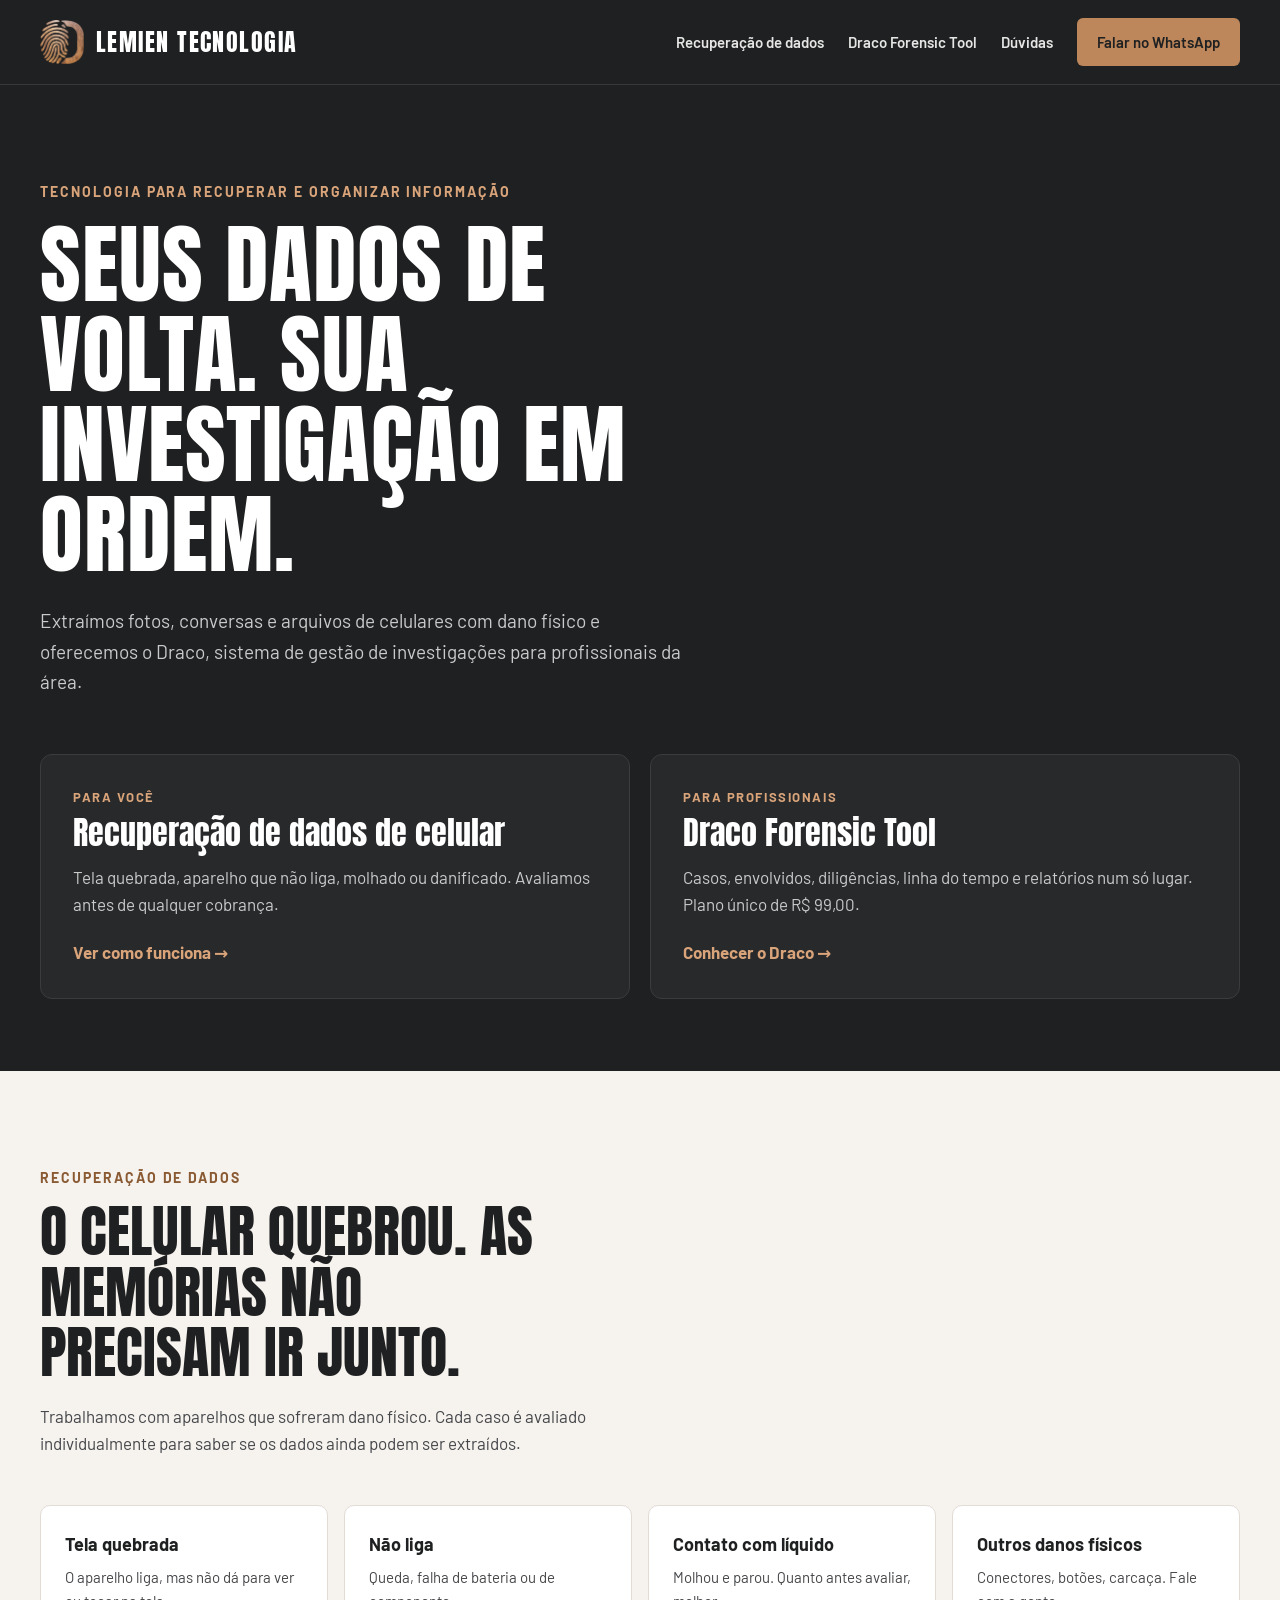
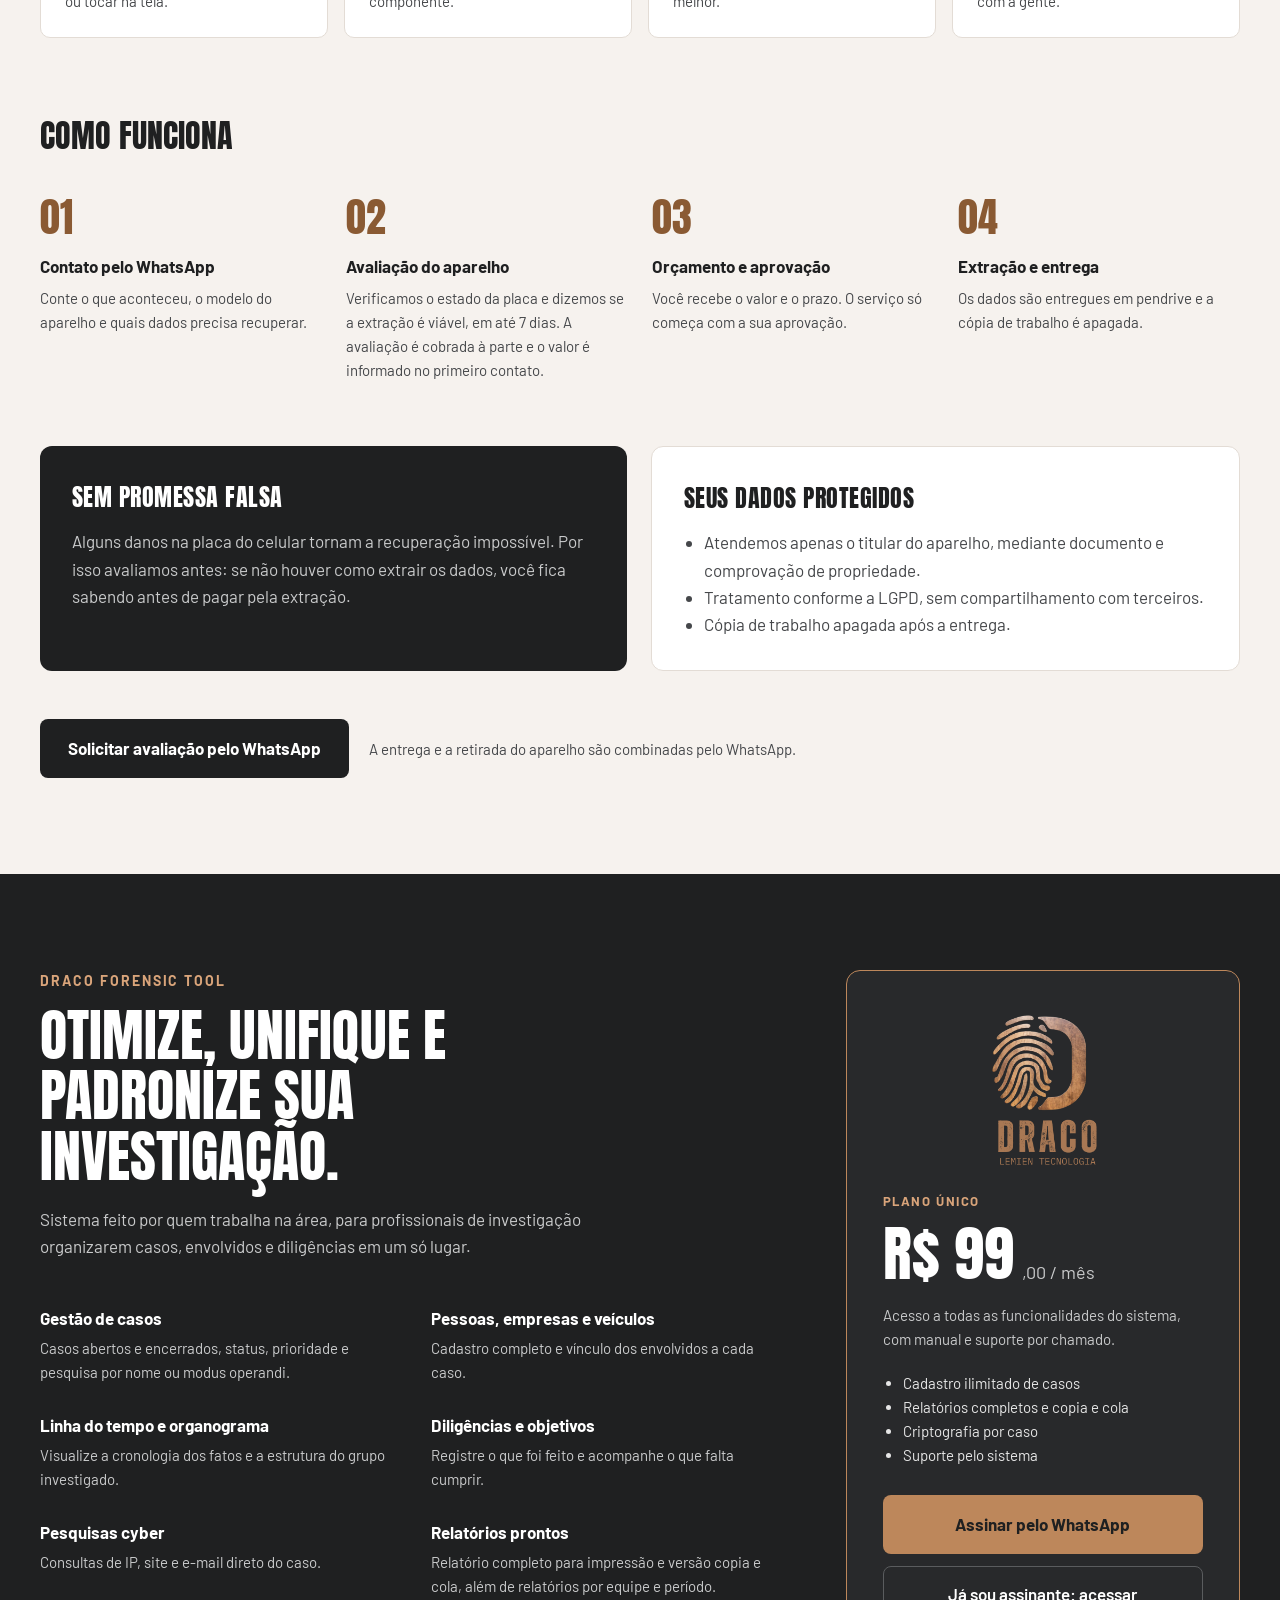
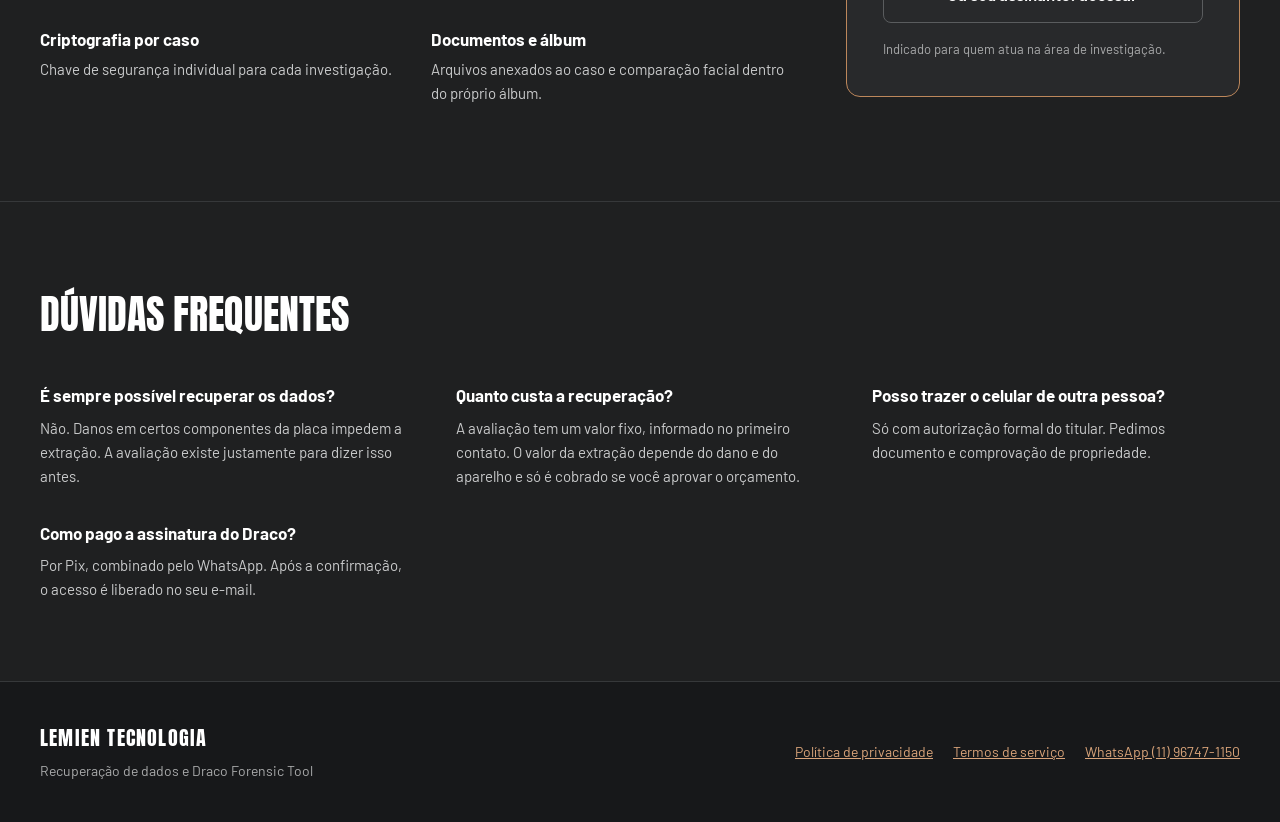
<file: index.html>
<!doctype html>
<html lang="pt-BR">
<head>
<meta charset="utf-8">
<meta name="viewport" content="width=device-width, initial-scale=1">
<title>Lemien Tecnologia | Recuperação de dados de celular e Draco Forensic Tool</title>
<meta name="description" content="Recuperação de dados de celulares com dano físico e assinatura do Draco Forensic Tool, sistema de gestão de investigações.">
<link rel="icon" href="assets/logo-marca.png">
<link rel="preconnect" href="https://fonts.googleapis.com">
<link href="https://fonts.googleapis.com/css2?family=Anton&family=Barlow:wght@400;500;600;700&display=swap" rel="stylesheet">
<style>
body{margin:0;background:#1F2021}
html{scroll-behavior:smooth}
a{color:#D9A47A}a:hover{color:#F0C9A6}
</style>
</head>
<body>
<div style="font-family: 'Barlow', system-ui, sans-serif; color: #FFFFFF; background: #1F2021; min-height: 100vh; font-size: 1.0625rem; line-height: 1.6">

<header style="border-bottom: 1px solid #36383A">
<div style="max-width: 1200px; margin: 0 auto; padding: 18px 24px; display: flex; flex-wrap: wrap; align-items: center; justify-content: space-between; gap: 16px">
<a href="#topo" style="display: flex; align-items: center; gap: 12px; text-decoration: none; color: #FFFFFF">
<img src="assets/logo-marca.png" alt="" style="width: 44px; height: 44px; object-fit: contain">
<span style="font-family: 'Anton', sans-serif; font-size: 1.5rem; letter-spacing: 0.06em">LEMIEN TECNOLOGIA</span>
</a>
<nav style="display: flex; flex-wrap: wrap; align-items: center; gap: 24px; font-weight: 600; font-size: 0.9375rem">
<a href="#recuperacao" style="color: #E6E6E6; text-decoration: none">Recuperação de dados</a>
<a href="#draco" style="color: #E6E6E6; text-decoration: none">Draco Forensic Tool</a>
<a href="#duvidas" style="color: #E6E6E6; text-decoration: none">Dúvidas</a>
<a href="https://wa.me/5511967471150" style="background: #BD875B; color: #1F2021; padding: 12px 20px; border-radius: 6px; text-decoration: none; min-height: 44px; box-sizing: border-box; display: inline-flex; align-items: center">Falar no WhatsApp</a>
</nav>
</div>
</header>

<section id="topo" style="max-width: 1200px; margin: 0 auto; padding: 96px 24px 72px">
<p style="margin: 0 0 16px; color: #D9A47A; font-weight: 700; letter-spacing: 0.14em; font-size: 0.875rem">TECNOLOGIA PARA RECUPERAR E ORGANIZAR INFORMAÇÃO</p>
<h1 style="margin: 0; font-family: 'Anton', sans-serif; font-weight: 400; font-size: clamp(2.75rem, 7vw, 5.5rem); line-height: 1.02; letter-spacing: 0.01em; max-width: 14ch">SEUS DADOS DE VOLTA. SUA INVESTIGAÇÃO EM ORDEM.</h1>
<p style="margin: 28px 0 0; max-width: 60ch; color: #C9CACB; font-size: 1.1875rem">Extraímos fotos, conversas e arquivos de celulares com dano físico e oferecemos o Draco, sistema de gestão de investigações para profissionais da área.</p>
<div style="display: flex; flex-wrap: wrap; gap: 20px; margin-top: 56px">
<a href="#recuperacao" style="flex: 1 1 320px; display: block; text-decoration: none; color: #FFFFFF; background: #28292B; border: 1px solid #3A3C3E; border-radius: 12px; padding: 32px">
<p style="margin: 0; color: #D9A47A; font-weight: 700; font-size: 0.8125rem; letter-spacing: 0.12em">PARA VOCÊ</p>
<p style="margin: 8px 0 0; font-family: 'Anton', sans-serif; font-size: 2rem; line-height: 1.15">Recuperação de dados de celular</p>
<p style="margin: 12px 0 0; color: #C9CACB">Tela quebrada, aparelho que não liga, molhado ou danificado. Avaliamos antes de qualquer cobrança.</p>
<p style="margin: 20px 0 0; font-weight: 700; color: #D9A47A">Ver como funciona →</p>
</a>
<a href="#draco" style="flex: 1 1 320px; display: block; text-decoration: none; color: #FFFFFF; background: #28292B; border: 1px solid #3A3C3E; border-radius: 12px; padding: 32px">
<p style="margin: 0; color: #D9A47A; font-weight: 700; font-size: 0.8125rem; letter-spacing: 0.12em">PARA PROFISSIONAIS</p>
<p style="margin: 8px 0 0; font-family: 'Anton', sans-serif; font-size: 2rem; line-height: 1.15">Draco Forensic Tool</p>
<p style="margin: 12px 0 0; color: #C9CACB">Casos, envolvidos, diligências, linha do tempo e relatórios num só lugar. Plano único de R$ 99,00.</p>
<p style="margin: 20px 0 0; font-weight: 700; color: #D9A47A">Conhecer o Draco →</p>
</a>
</div>
</section>

<section id="recuperacao" style="background: #F6F2EE; color: #1F2021">
<div style="max-width: 1200px; margin: 0 auto; padding: 96px 24px">
<p style="margin: 0 0 12px; color: #8A5A33; font-weight: 700; letter-spacing: 0.14em; font-size: 0.875rem">RECUPERAÇÃO DE DADOS</p>
<h2 style="margin: 0; font-family: 'Anton', sans-serif; font-weight: 400; font-size: clamp(2.25rem, 5vw, 3.5rem); line-height: 1.08; max-width: 18ch">O CELULAR QUEBROU. AS MEMÓRIAS NÃO PRECISAM IR JUNTO.</h2>
<p style="margin: 20px 0 0; max-width: 62ch; color: #45474A">Trabalhamos com aparelhos que sofreram dano físico. Cada caso é avaliado individualmente para saber se os dados ainda podem ser extraídos.</p>

<div style="display: grid; grid-template-columns: repeat(auto-fit, minmax(220px, 1fr)); gap: 16px; margin-top: 48px">
<div style="background: #FFFFFF; border: 1px solid #E3DCD5; border-radius: 10px; padding: 24px">
<p style="margin: 0; font-weight: 700; font-size: 1.125rem">Tela quebrada</p>
<p style="margin: 6px 0 0; color: #45474A; font-size: 0.9375rem">O aparelho liga, mas não dá para ver ou tocar na tela.</p>
</div>
<div style="background: #FFFFFF; border: 1px solid #E3DCD5; border-radius: 10px; padding: 24px">
<p style="margin: 0; font-weight: 700; font-size: 1.125rem">Não liga</p>
<p style="margin: 6px 0 0; color: #45474A; font-size: 0.9375rem">Queda, falha de bateria ou de componente.</p>
</div>
<div style="background: #FFFFFF; border: 1px solid #E3DCD5; border-radius: 10px; padding: 24px">
<p style="margin: 0; font-weight: 700; font-size: 1.125rem">Contato com líquido</p>
<p style="margin: 6px 0 0; color: #45474A; font-size: 0.9375rem">Molhou e parou. Quanto antes avaliar, melhor.</p>
</div>
<div style="background: #FFFFFF; border: 1px solid #E3DCD5; border-radius: 10px; padding: 24px">
<p style="margin: 0; font-weight: 700; font-size: 1.125rem">Outros danos físicos</p>
<p style="margin: 6px 0 0; color: #45474A; font-size: 0.9375rem">Conectores, botões, carcaça. Fale com a gente.</p>
</div>
</div>

<h3 style="margin: 72px 0 0; font-family: 'Anton', sans-serif; font-weight: 400; font-size: 2rem">COMO FUNCIONA</h3>
<div style="display: grid; grid-template-columns: repeat(auto-fit, minmax(220px, 1fr)); gap: 24px; margin-top: 24px">
<div>
<p style="margin: 0; font-family: 'Anton', sans-serif; font-size: 2.5rem; color: #8A5A33">01</p>
<p style="margin: 4px 0 0; font-weight: 700">Contato pelo WhatsApp</p>
<p style="margin: 6px 0 0; color: #45474A; font-size: 0.9375rem">Conte o que aconteceu, o modelo do aparelho e quais dados precisa recuperar.</p>
</div>
<div>
<p style="margin: 0; font-family: 'Anton', sans-serif; font-size: 2.5rem; color: #8A5A33">02</p>
<p style="margin: 4px 0 0; font-weight: 700">Avaliação do aparelho</p>
<p style="margin: 6px 0 0; color: #45474A; font-size: 0.9375rem">Verificamos o estado da placa e dizemos se a extração é viável, em até 7 dias. A avaliação é cobrada à parte e o valor é informado no primeiro contato.</p>
</div>
<div>
<p style="margin: 0; font-family: 'Anton', sans-serif; font-size: 2.5rem; color: #8A5A33">03</p>
<p style="margin: 4px 0 0; font-weight: 700">Orçamento e aprovação</p>
<p style="margin: 6px 0 0; color: #45474A; font-size: 0.9375rem">Você recebe o valor e o prazo. O serviço só começa com a sua aprovação.</p>
</div>
<div>
<p style="margin: 0; font-family: 'Anton', sans-serif; font-size: 2.5rem; color: #8A5A33">04</p>
<p style="margin: 4px 0 0; font-weight: 700">Extração e entrega</p>
<p style="margin: 6px 0 0; color: #45474A; font-size: 0.9375rem">Os dados são entregues em pendrive e a cópia de trabalho é apagada.</p>
</div>
</div>

<div style="display: flex; flex-wrap: wrap; gap: 24px; margin-top: 64px">
<div style="flex: 1 1 340px; background: #1F2021; color: #FFFFFF; border-radius: 12px; padding: 32px">
<p style="margin: 0; font-family: 'Anton', sans-serif; font-size: 1.5rem; letter-spacing: 0.02em">SEM PROMESSA FALSA</p>
<p style="margin: 12px 0 0; color: #C9CACB">Alguns danos na placa do celular tornam a recuperação impossível. Por isso avaliamos antes: se não houver como extrair os dados, você fica sabendo antes de pagar pela extração.</p>
</div>
<div style="flex: 1 1 340px; background: #FFFFFF; border: 1px solid #E3DCD5; border-radius: 12px; padding: 32px">
<p style="margin: 0; font-family: 'Anton', sans-serif; font-size: 1.5rem; letter-spacing: 0.02em">SEUS DADOS PROTEGIDOS</p>
<ul style="margin: 12px 0 0; padding-left: 20px; color: #45474A">
<li>Atendemos apenas o titular do aparelho, mediante documento e comprovação de propriedade.</li>
<li>Tratamento conforme a LGPD, sem compartilhamento com terceiros.</li>
<li>Cópia de trabalho apagada após a entrega.</li>
</ul>
</div>
</div>

<div style="margin-top: 48px; display: flex; flex-wrap: wrap; align-items: center; gap: 20px">
<a href="https://wa.me/5511967471150" style="background: #1F2021; color: #FFFFFF; padding: 16px 28px; border-radius: 8px; text-decoration: none; font-weight: 700; min-height: 44px; box-sizing: border-box; display: inline-flex; align-items: center">Solicitar avaliação pelo WhatsApp</a>
<p style="margin: 0; color: #45474A; font-size: 0.9375rem">A entrega e a retirada do aparelho são combinadas pelo WhatsApp.</p>
</div>
</div>
</section>

<section id="draco" style="max-width: 1200px; margin: 0 auto; padding: 96px 24px">
<div style="display: flex; flex-wrap: wrap; gap: 56px; align-items: flex-start">
<div style="flex: 999 1 520px; min-width: 0">
<p style="margin: 0 0 12px; color: #D9A47A; font-weight: 700; letter-spacing: 0.14em; font-size: 0.875rem">DRACO FORENSIC TOOL</p>
<h2 style="margin: 0; font-family: 'Anton', sans-serif; font-weight: 400; font-size: clamp(2.25rem, 5vw, 3.5rem); line-height: 1.08; max-width: 18ch">OTIMIZE, UNIFIQUE E PADRONIZE SUA INVESTIGAÇÃO.</h2>
<p style="margin: 20px 0 0; max-width: 58ch; color: #C9CACB">Sistema feito por quem trabalha na área, para profissionais de investigação organizarem casos, envolvidos e diligências em um só lugar.</p>
<div style="display: grid; grid-template-columns: repeat(auto-fit, minmax(240px, 1fr)); gap: 28px 32px; margin-top: 44px">
<div>
<p style="margin: 0; font-weight: 700; color: #FFFFFF">Gestão de casos</p>
<p style="margin: 4px 0 0; color: #C9CACB; font-size: 0.9375rem">Casos abertos e encerrados, status, prioridade e pesquisa por nome ou modus operandi.</p>
</div>
<div>
<p style="margin: 0; font-weight: 700; color: #FFFFFF">Pessoas, empresas e veículos</p>
<p style="margin: 4px 0 0; color: #C9CACB; font-size: 0.9375rem">Cadastro completo e vínculo dos envolvidos a cada caso.</p>
</div>
<div>
<p style="margin: 0; font-weight: 700; color: #FFFFFF">Linha do tempo e organograma</p>
<p style="margin: 4px 0 0; color: #C9CACB; font-size: 0.9375rem">Visualize a cronologia dos fatos e a estrutura do grupo investigado.</p>
</div>
<div>
<p style="margin: 0; font-weight: 700; color: #FFFFFF">Diligências e objetivos</p>
<p style="margin: 4px 0 0; color: #C9CACB; font-size: 0.9375rem">Registre o que foi feito e acompanhe o que falta cumprir.</p>
</div>
<div>
<p style="margin: 0; font-weight: 700; color: #FFFFFF">Pesquisas cyber</p>
<p style="margin: 4px 0 0; color: #C9CACB; font-size: 0.9375rem">Consultas de IP, site e e-mail direto do caso.</p>
</div>
<div>
<p style="margin: 0; font-weight: 700; color: #FFFFFF">Relatórios prontos</p>
<p style="margin: 4px 0 0; color: #C9CACB; font-size: 0.9375rem">Relatório completo para impressão e versão copia e cola, além de relatórios por equipe e período.</p>
</div>
<div>
<p style="margin: 0; font-weight: 700; color: #FFFFFF">Criptografia por caso</p>
<p style="margin: 4px 0 0; color: #C9CACB; font-size: 0.9375rem">Chave de segurança individual para cada investigação.</p>
</div>
<div>
<p style="margin: 0; font-weight: 700; color: #FFFFFF">Documentos e álbum</p>
<p style="margin: 4px 0 0; color: #C9CACB; font-size: 0.9375rem">Arquivos anexados ao caso e comparação facial dentro do próprio álbum.</p>
</div>
</div>
</div>

<div style="flex: 1 1 320px; background: #28292B; border: 1px solid #BD875B; border-radius: 14px; padding: 36px">
<img src="assets/logo-draco.png" alt="Draco, Lemien Tecnologia" style="display: block; width: 160px; height: 160px; object-fit: contain; margin: 0 auto 24px">
<p style="margin: 0; color: #D9A47A; font-weight: 700; letter-spacing: 0.12em; font-size: 0.8125rem">PLANO ÚNICO</p>
<p style="margin: 12px 0 0; display: flex; align-items: baseline; gap: 8px">
<span style="font-family: 'Anton', sans-serif; font-size: 3.75rem; line-height: 1">R$ 99</span>
<span style="color: #C9CACB; font-size: 1.125rem">,00 / mês</span>
</p>
<p style="margin: 16px 0 0; color: #C9CACB; font-size: 0.9375rem">Acesso a todas as funcionalidades do sistema, com manual e suporte por chamado.</p>
<ul style="margin: 20px 0 0; padding-left: 20px; color: #E6E6E6; font-size: 0.9375rem">
<li>Cadastro ilimitado de casos</li>
<li>Relatórios completos e copia e cola</li>
<li>Criptografia por caso</li>
<li>Suporte pelo sistema</li>
</ul>
<a href="https://wa.me/5511967471150" style="margin-top: 28px; background: #BD875B; color: #1F2021; padding: 16px 20px; border-radius: 8px; text-decoration: none; font-weight: 700; display: flex; justify-content: center; align-items: center; min-height: 44px; box-sizing: border-box">Assinar pelo WhatsApp</a>
<a href="https://draco.app.br" style="margin-top: 12px; color: #FFFFFF; border: 1px solid #5A5C5E; padding: 14px 20px; border-radius: 8px; text-decoration: none; font-weight: 600; display: flex; justify-content: center; align-items: center; min-height: 44px; box-sizing: border-box">Já sou assinante: acessar</a>
<p style="margin: 16px 0 0; color: #A9AAAB; font-size: 0.8125rem">Indicado para quem atua na área de investigação.</p>
</div>
</div>
</section>

<section id="duvidas" style="border-top: 1px solid #36383A">
<div style="max-width: 1200px; margin: 0 auto; padding: 80px 24px">
<h2 style="margin: 0; font-family: 'Anton', sans-serif; font-weight: 400; font-size: 2.5rem">DÚVIDAS FREQUENTES</h2>
<div style="display: grid; grid-template-columns: repeat(auto-fit, minmax(300px, 1fr)); gap: 32px 48px; margin-top: 36px">
<div>
<p style="margin: 0; font-weight: 700">É sempre possível recuperar os dados?</p>
<p style="margin: 6px 0 0; color: #C9CACB; font-size: 0.9375rem">Não. Danos em certos componentes da placa impedem a extração. A avaliação existe justamente para dizer isso antes.</p>
</div>
<div>
<p style="margin: 0; font-weight: 700">Quanto custa a recuperação?</p>
<p style="margin: 6px 0 0; color: #C9CACB; font-size: 0.9375rem">A avaliação tem um valor fixo, informado no primeiro contato. O valor da extração depende do dano e do aparelho e só é cobrado se você aprovar o orçamento.</p>
</div>
<div>
<p style="margin: 0; font-weight: 700">Posso trazer o celular de outra pessoa?</p>
<p style="margin: 6px 0 0; color: #C9CACB; font-size: 0.9375rem">Só com autorização formal do titular. Pedimos documento e comprovação de propriedade.</p>
</div>
<div>
<p style="margin: 0; font-weight: 700">Como pago a assinatura do Draco?</p>
<p style="margin: 6px 0 0; color: #C9CACB; font-size: 0.9375rem">Por Pix, combinado pelo WhatsApp. Após a confirmação, o acesso é liberado no seu e-mail.</p>
</div>
</div>
</div>
</section>

<footer style="background: #17181A; border-top: 1px solid #36383A">
<div style="max-width: 1200px; margin: 0 auto; padding: 40px 24px; display: flex; flex-wrap: wrap; justify-content: space-between; gap: 20px; color: #A9AAAB; font-size: 0.875rem">
<div>
<p style="margin: 0; font-family: 'Anton', sans-serif; font-size: 1.25rem; color: #FFFFFF; letter-spacing: 0.06em">LEMIEN TECNOLOGIA</p>
<p style="margin: 6px 0 0">Recuperação de dados e Draco Forensic Tool</p>
</div>
<div style="display: flex; flex-wrap: wrap; gap: 20px; align-items: center">
<a href="politica-de-privacidade.html">Política de privacidade</a>
<a href="termos-de-servico.html">Termos de serviço</a>
<a href="https://wa.me/5511967471150">WhatsApp (11) 96747-1150</a>
</div>
</div>
</footer>

</div>
</body>
</html>
</file>
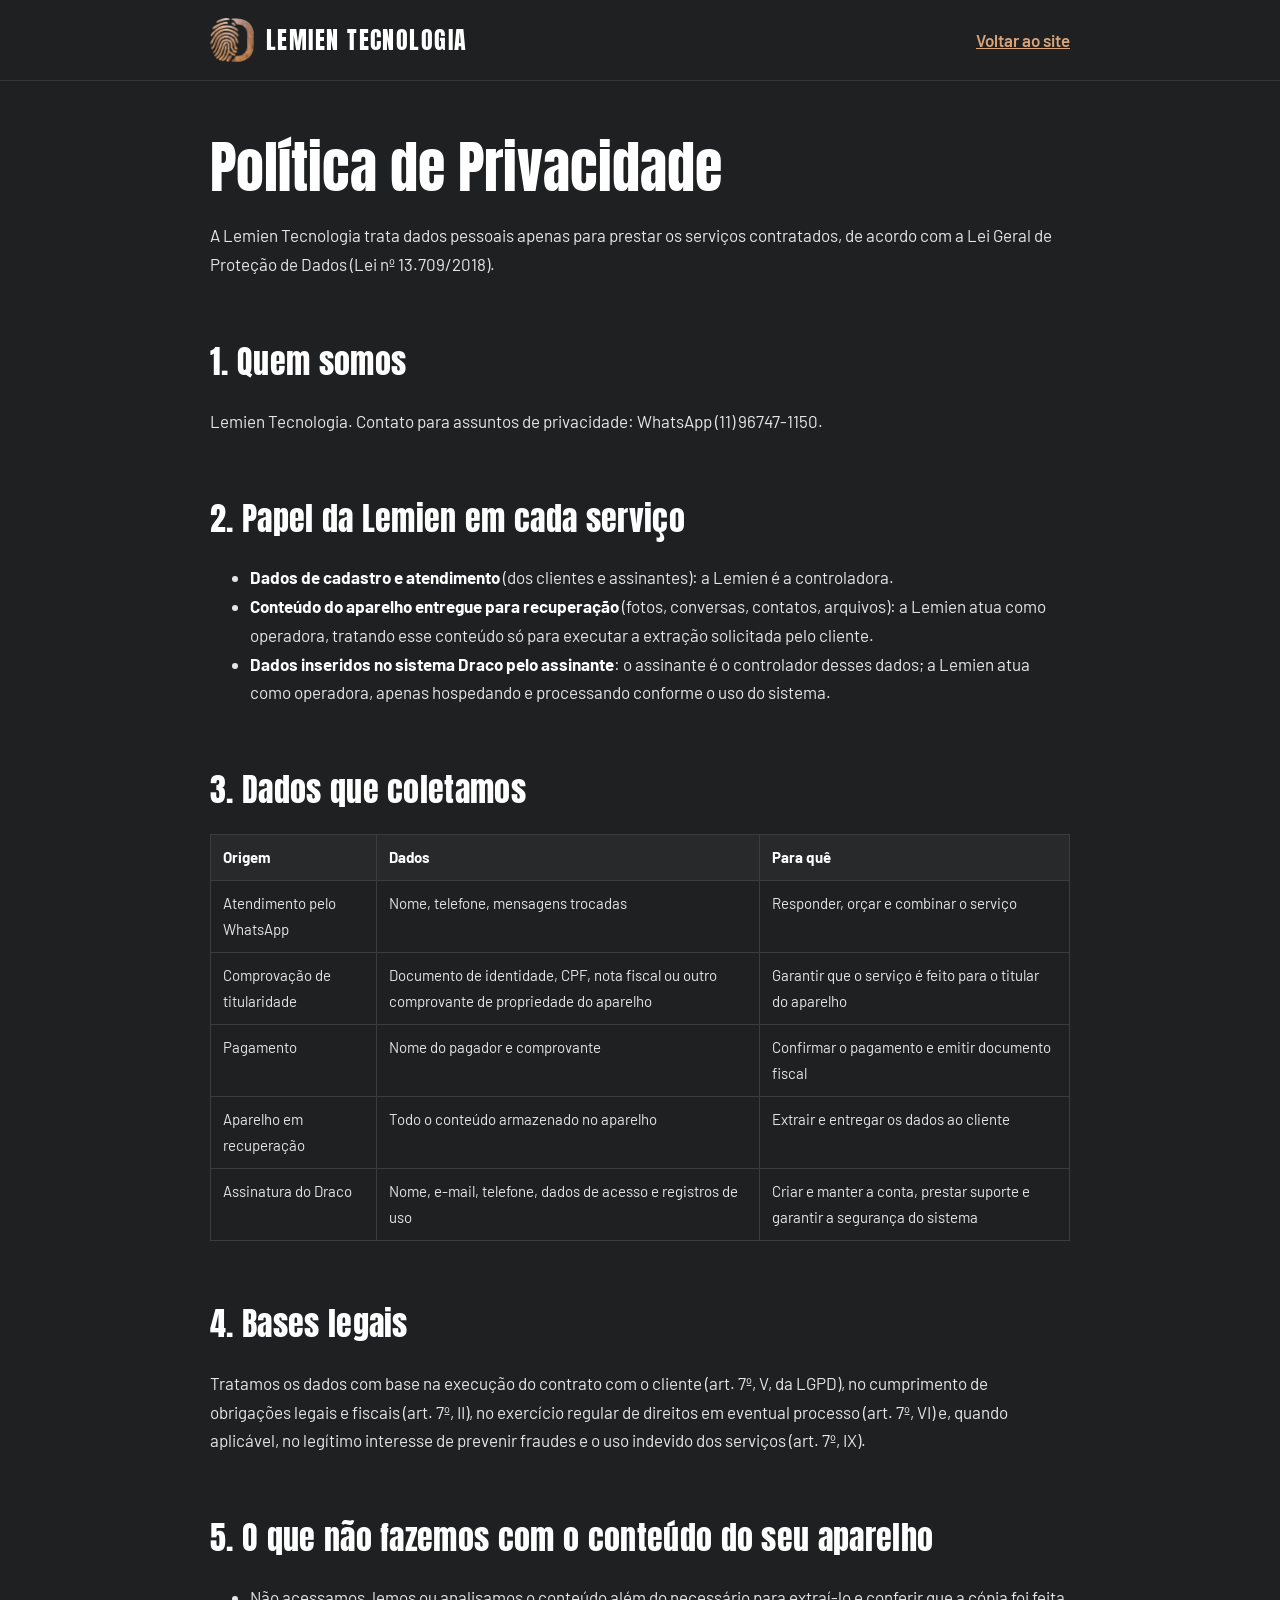
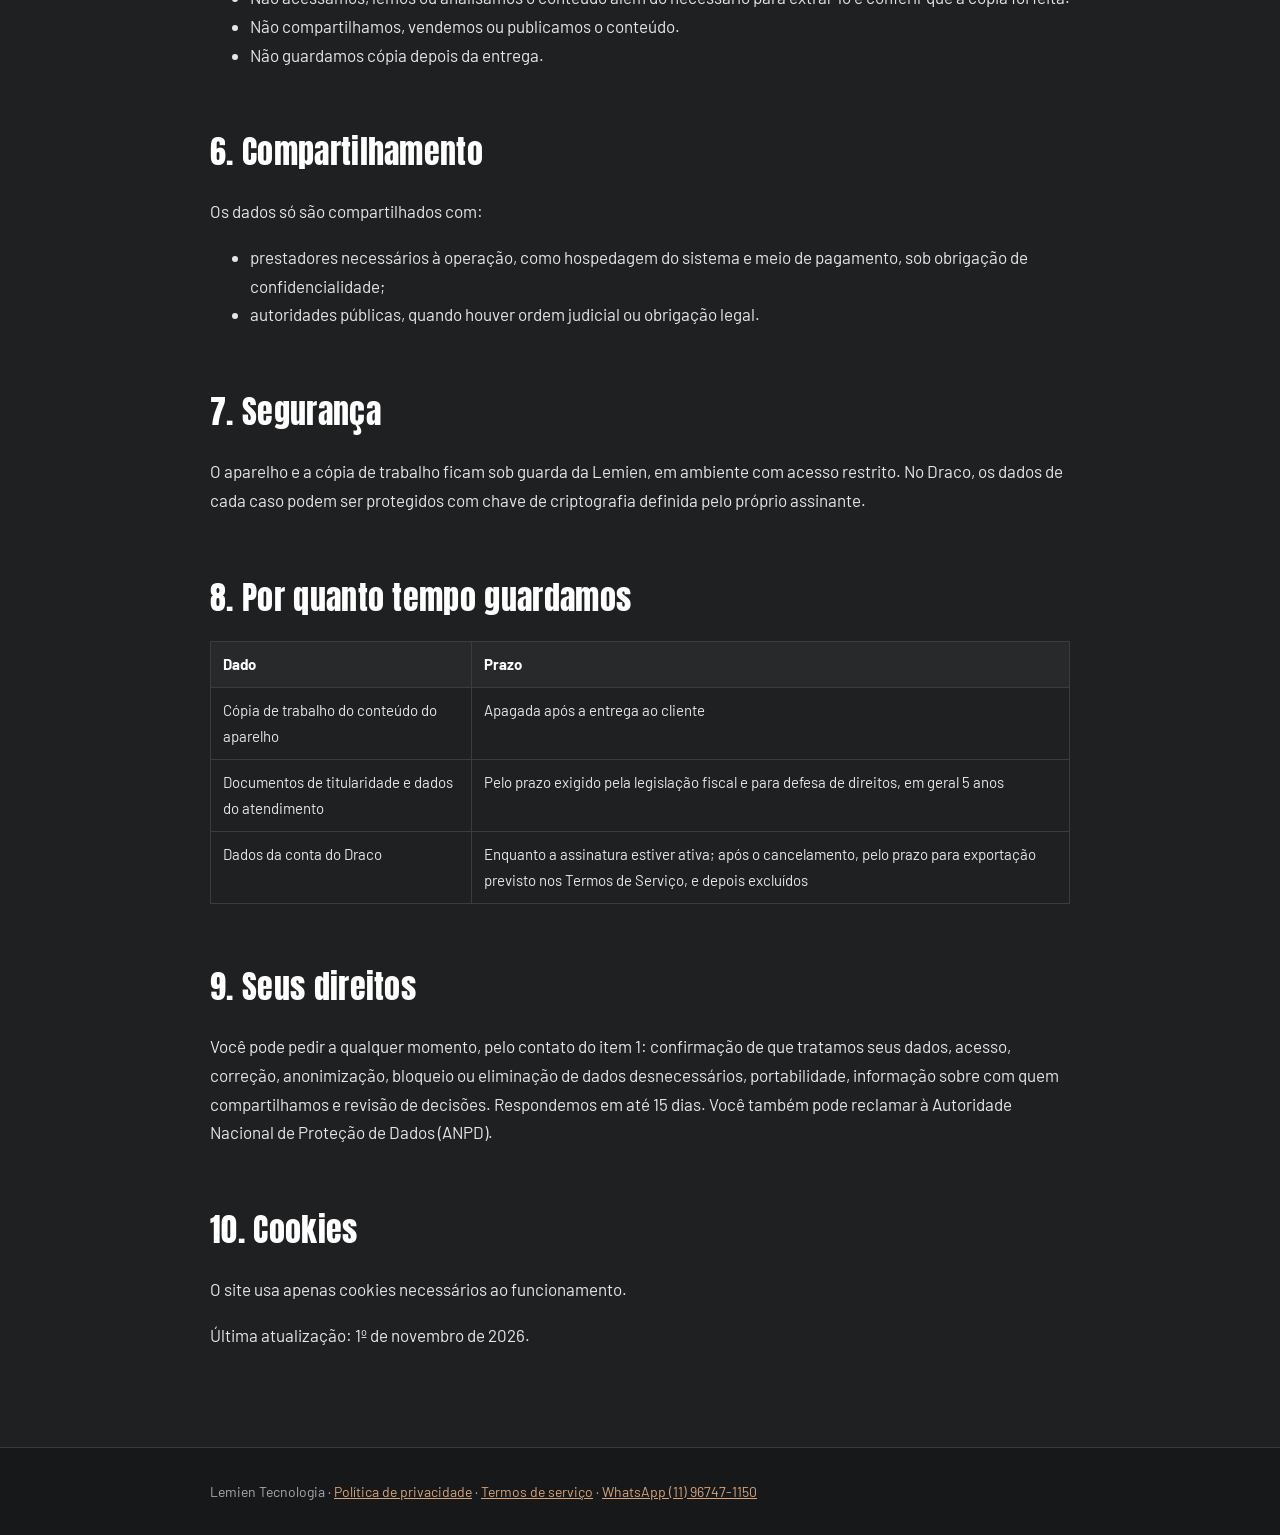
<file: politica-de-privacidade.html>
<!doctype html>
<html lang="pt-BR">
<head>
<meta charset="utf-8">
<meta name="viewport" content="width=device-width, initial-scale=1">
<title>Política de Privacidade | Lemien Tecnologia</title>
<link rel="icon" href="assets/logo-marca.png">
<link rel="preconnect" href="https://fonts.googleapis.com">
<link href="https://fonts.googleapis.com/css2?family=Anton&family=Barlow:wght@400;500;600;700&display=swap" rel="stylesheet">
<link rel="stylesheet" href="assets/documentos.css">
</head>
<body>
<header><div class="wrap topo">
<a class="marca" href="index.html"><img src="assets/logo-marca.png" alt=""><span>LEMIEN TECNOLOGIA</span></a>
<a class="voltar" href="index.html">Voltar ao site</a>
</div></header>
<main class="wrap doc">
<h1>Política de Privacidade</h1>
<p>A Lemien Tecnologia trata dados pessoais apenas para prestar os serviços contratados, de acordo com a Lei Geral de Proteção de Dados (Lei nº 13.709/2018).</p>
<h2>1. Quem somos</h2>
<p>Lemien Tecnologia. Contato para assuntos de privacidade: WhatsApp (11) 96747-1150.</p>
<h2>2. Papel da Lemien em cada serviço</h2>
<ul>
<li><strong>Dados de cadastro e atendimento</strong> (dos clientes e assinantes): a Lemien é a controladora.</li>
<li><strong>Conteúdo do aparelho entregue para recuperação</strong> (fotos, conversas, contatos, arquivos): a Lemien atua como operadora, tratando esse conteúdo só para executar a extração solicitada pelo cliente.</li>
<li><strong>Dados inseridos no sistema Draco pelo assinante</strong>: o assinante é o controlador desses dados; a Lemien atua como operadora, apenas hospedando e processando conforme o uso do sistema.</li>
</ul>
<h2>3. Dados que coletamos</h2>
<table>
<thead>
<tr>
<th>Origem</th>
<th>Dados</th>
<th>Para quê</th>
</tr>
</thead>
<tbody>
<tr>
<td>Atendimento pelo WhatsApp</td>
<td>Nome, telefone, mensagens trocadas</td>
<td>Responder, orçar e combinar o serviço</td>
</tr>
<tr>
<td>Comprovação de titularidade</td>
<td>Documento de identidade, CPF, nota fiscal ou outro comprovante de propriedade do aparelho</td>
<td>Garantir que o serviço é feito para o titular do aparelho</td>
</tr>
<tr>
<td>Pagamento</td>
<td>Nome do pagador e comprovante</td>
<td>Confirmar o pagamento e emitir documento fiscal</td>
</tr>
<tr>
<td>Aparelho em recuperação</td>
<td>Todo o conteúdo armazenado no aparelho</td>
<td>Extrair e entregar os dados ao cliente</td>
</tr>
<tr>
<td>Assinatura do Draco</td>
<td>Nome, e-mail, telefone, dados de acesso e registros de uso</td>
<td>Criar e manter a conta, prestar suporte e garantir a segurança do sistema</td>
</tr>
</tbody>
</table>
<h2>4. Bases legais</h2>
<p>Tratamos os dados com base na execução do contrato com o cliente (art. 7º, V, da LGPD), no cumprimento de obrigações legais e fiscais (art. 7º, II), no exercício regular de direitos em eventual processo (art. 7º, VI) e, quando aplicável, no legítimo interesse de prevenir fraudes e o uso indevido dos serviços (art. 7º, IX).</p>
<h2>5. O que não fazemos com o conteúdo do seu aparelho</h2>
<ul>
<li>Não acessamos, lemos ou analisamos o conteúdo além do necessário para extraí-lo e conferir que a cópia foi feita.</li>
<li>Não compartilhamos, vendemos ou publicamos o conteúdo.</li>
<li>Não guardamos cópia depois da entrega.</li>
</ul>
<h2>6. Compartilhamento</h2>
<p>Os dados só são compartilhados com:</p>
<ul>
<li>prestadores necessários à operação, como hospedagem do sistema e meio de pagamento, sob obrigação de confidencialidade;</li>
<li>autoridades públicas, quando houver ordem judicial ou obrigação legal.</li>
</ul>
<h2>7. Segurança</h2>
<p>O aparelho e a cópia de trabalho ficam sob guarda da Lemien, em ambiente com acesso restrito. No Draco, os dados de cada caso podem ser protegidos com chave de criptografia definida pelo próprio assinante.</p>
<h2>8. Por quanto tempo guardamos</h2>
<table>
<thead>
<tr>
<th>Dado</th>
<th>Prazo</th>
</tr>
</thead>
<tbody>
<tr>
<td>Cópia de trabalho do conteúdo do aparelho</td>
<td>Apagada após a entrega ao cliente</td>
</tr>
<tr>
<td>Documentos de titularidade e dados do atendimento</td>
<td>Pelo prazo exigido pela legislação fiscal e para defesa de direitos, em geral 5 anos</td>
</tr>
<tr>
<td>Dados da conta do Draco</td>
<td>Enquanto a assinatura estiver ativa; após o cancelamento, pelo prazo para exportação previsto nos Termos de Serviço, e depois excluídos</td>
</tr>
</tbody>
</table>
<h2>9. Seus direitos</h2>
<p>Você pode pedir a qualquer momento, pelo contato do item 1: confirmação de que tratamos seus dados, acesso, correção, anonimização, bloqueio ou eliminação de dados desnecessários, portabilidade, informação sobre com quem compartilhamos e revisão de decisões. Respondemos em até 15 dias. Você também pode reclamar à Autoridade Nacional de Proteção de Dados (ANPD).</p>
<h2>10. Cookies</h2>
<p>O site usa apenas cookies necessários ao funcionamento.</p>
<p>Última atualização: 1º de novembro de 2026.</p>
</main>
<footer><div class="wrap">Lemien Tecnologia · <a href="politica-de-privacidade.html">Política de privacidade</a> · <a href="termos-de-servico.html">Termos de serviço</a> · <a href="https://wa.me/5511967471150">WhatsApp (11) 96747-1150</a></div></footer>
</body>
</html>
</file>
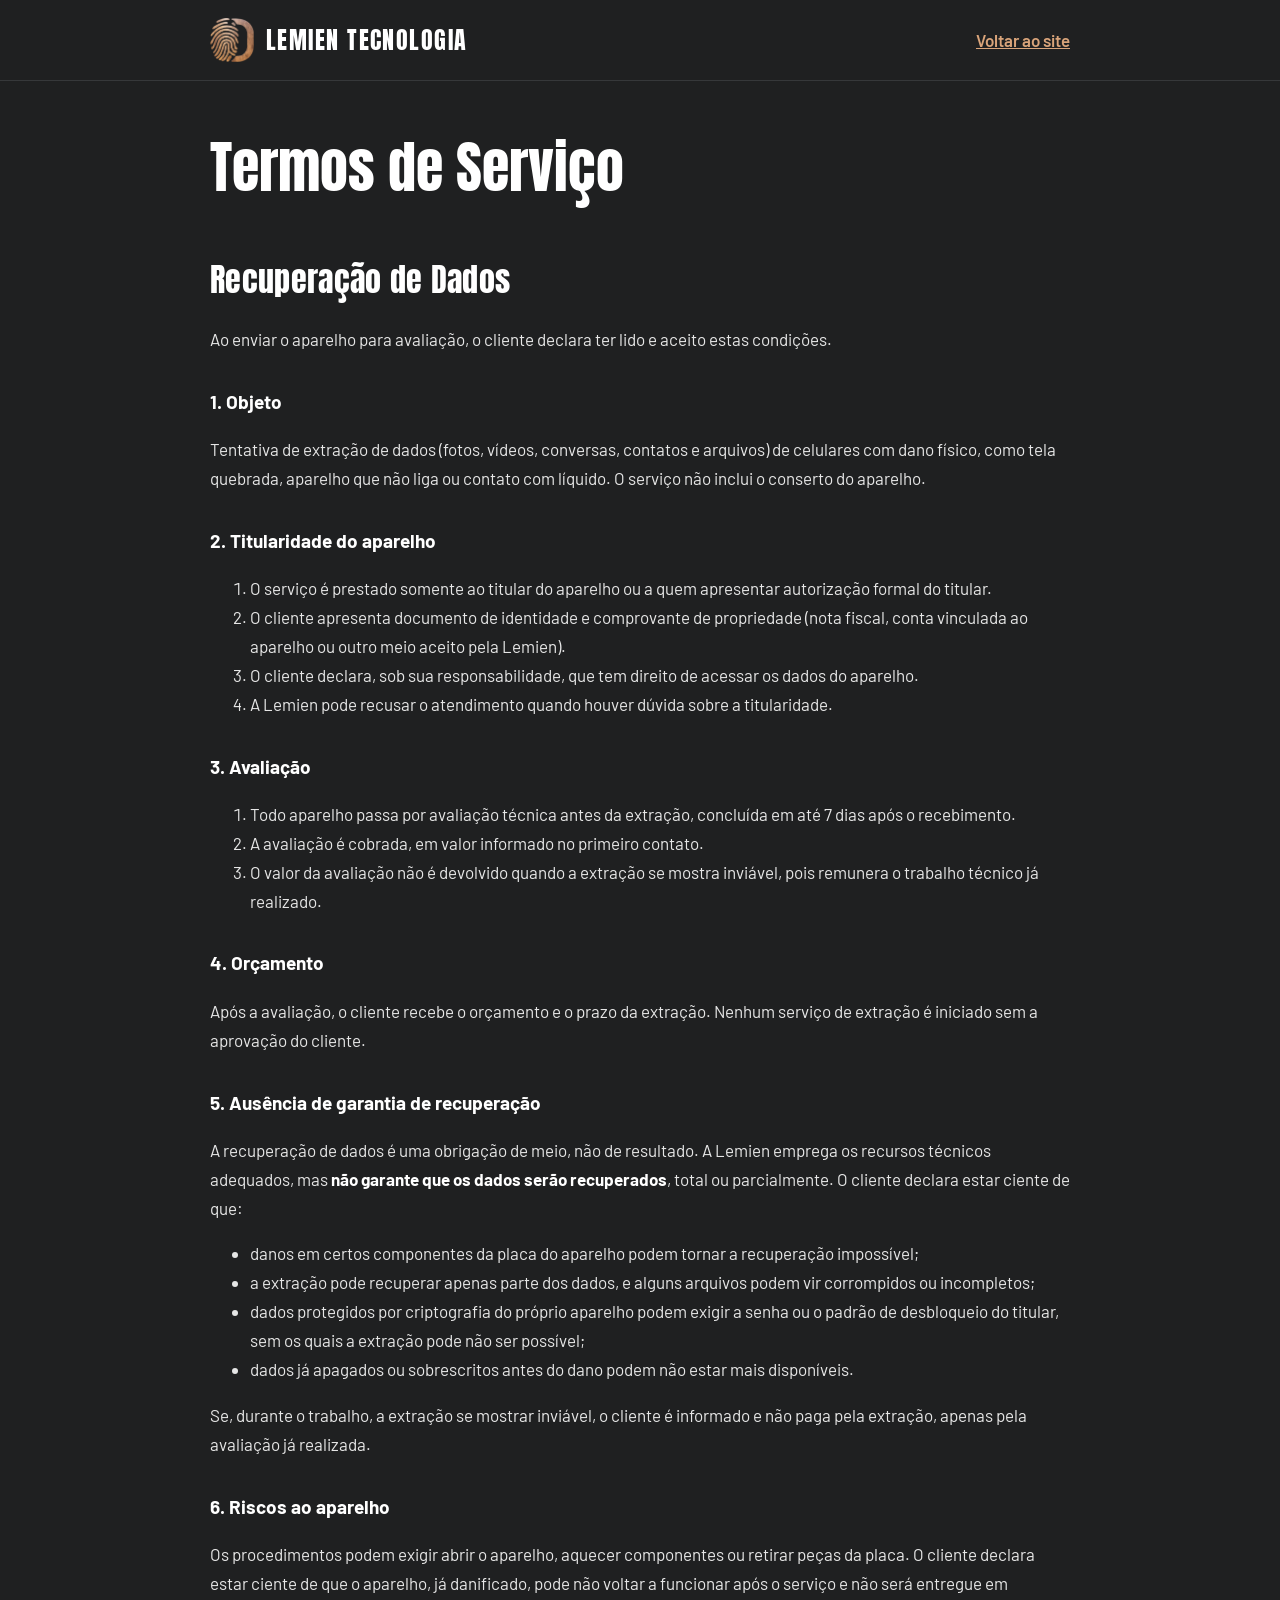
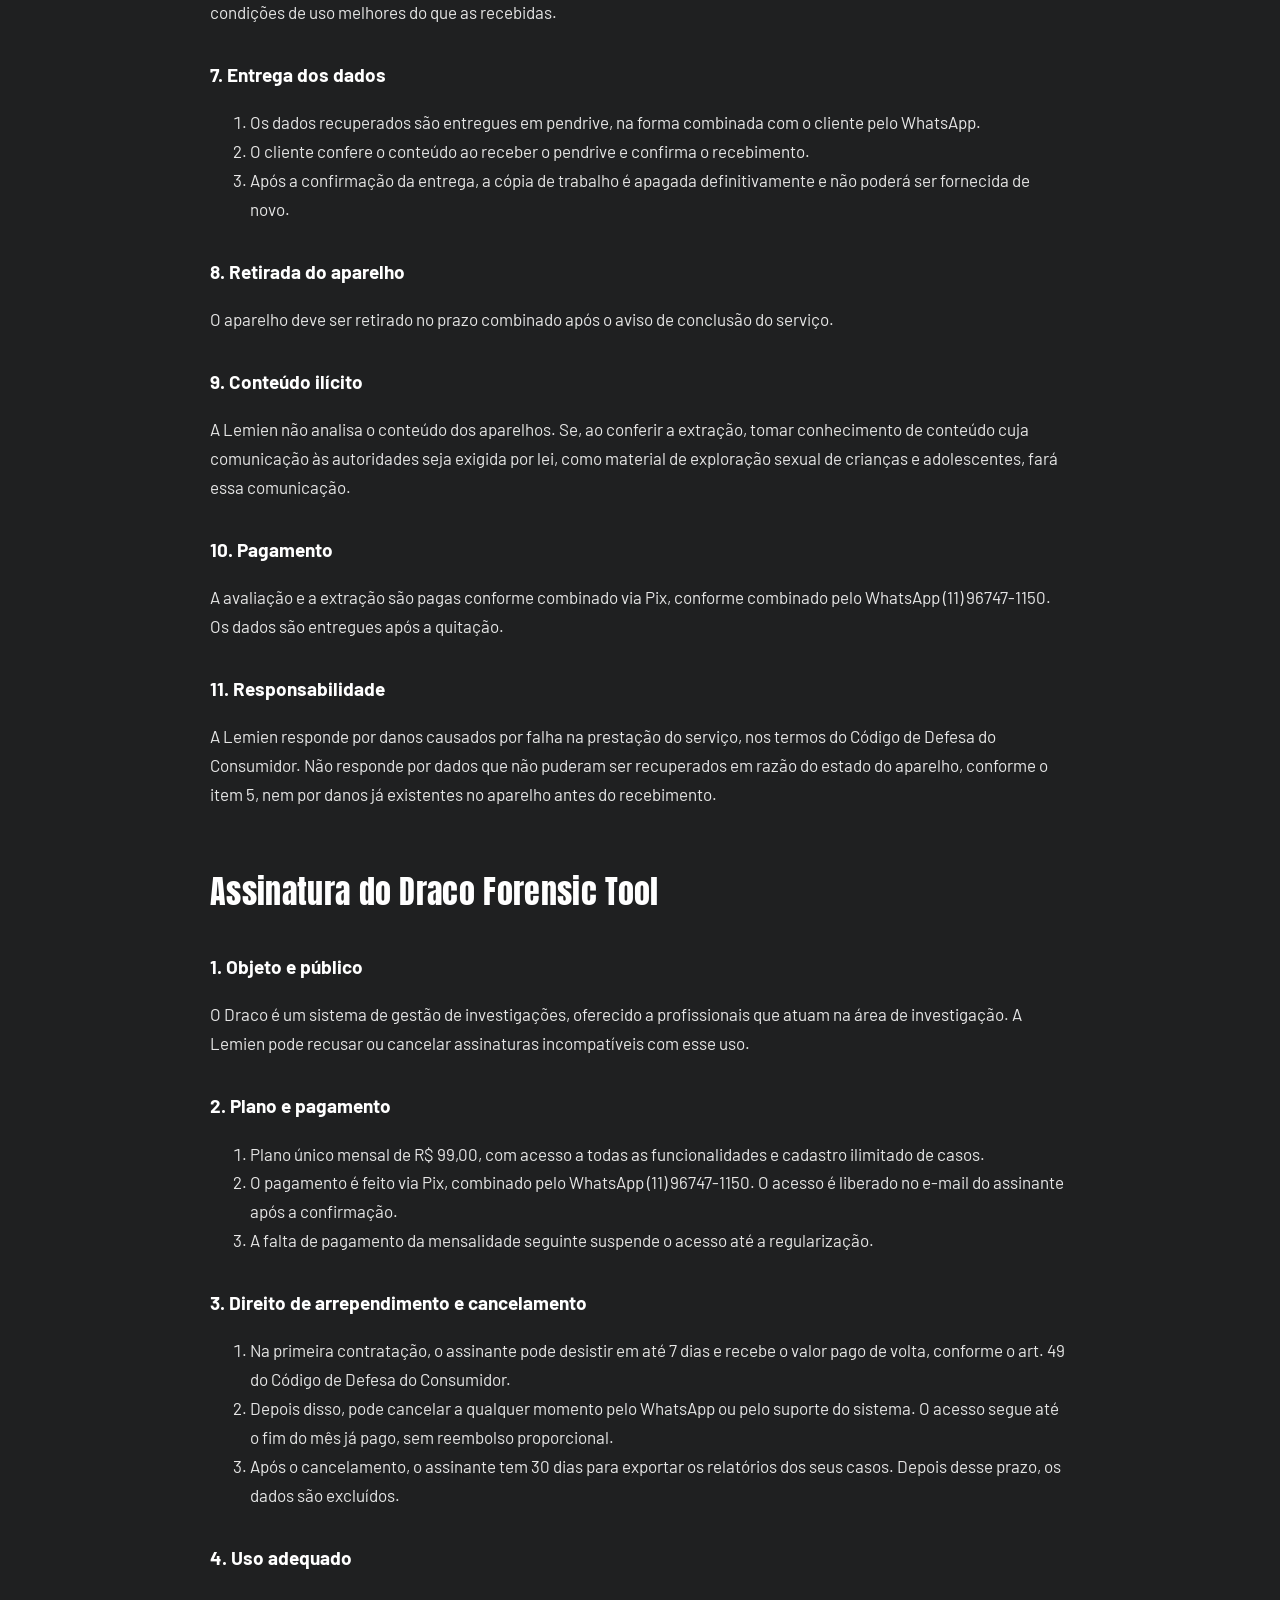
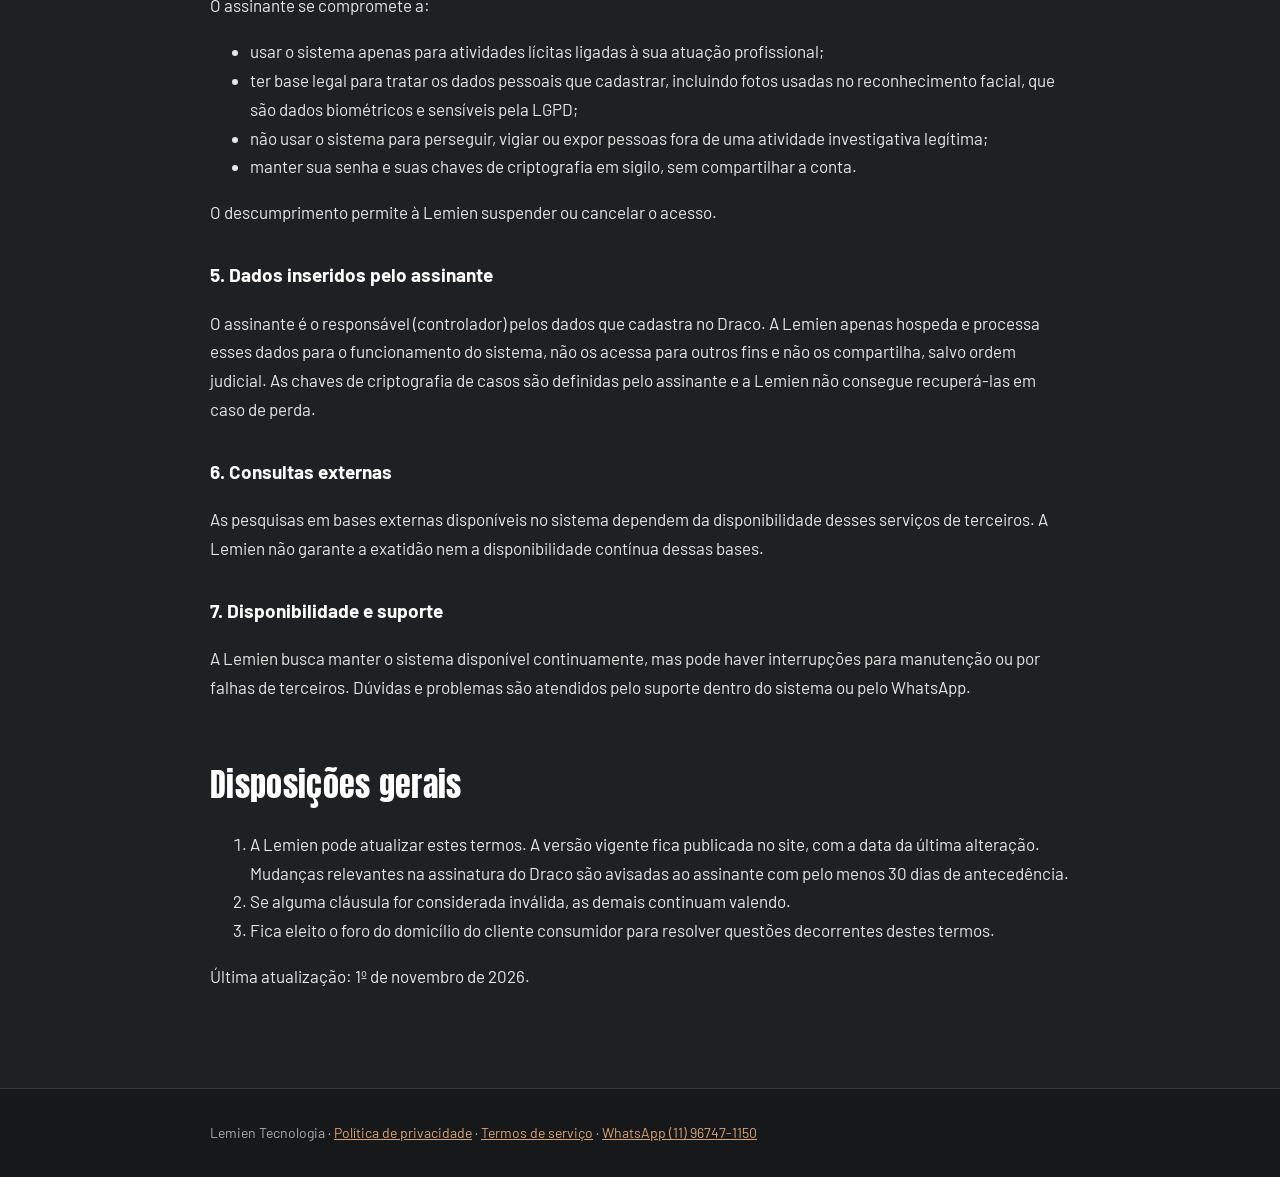
<file: termos-de-servico.html>
<!doctype html>
<html lang="pt-BR">
<head>
<meta charset="utf-8">
<meta name="viewport" content="width=device-width, initial-scale=1">
<title>Termos de Serviço | Lemien Tecnologia</title>
<link rel="icon" href="assets/logo-marca.png">
<link rel="preconnect" href="https://fonts.googleapis.com">
<link href="https://fonts.googleapis.com/css2?family=Anton&family=Barlow:wght@400;500;600;700&display=swap" rel="stylesheet">
<link rel="stylesheet" href="assets/documentos.css">
</head>
<body>
<header><div class="wrap topo">
<a class="marca" href="index.html"><img src="assets/logo-marca.png" alt=""><span>LEMIEN TECNOLOGIA</span></a>
<a class="voltar" href="index.html">Voltar ao site</a>
</div></header>
<main class="wrap doc">
<h1>Termos de Serviço</h1>
<h2>Recuperação de Dados</h2>
<p>Ao enviar o aparelho para avaliação, o cliente declara ter lido e aceito estas condições.</p>
<h3>1. Objeto</h3>
<p>Tentativa de extração de dados (fotos, vídeos, conversas, contatos e arquivos) de celulares com dano físico, como tela quebrada, aparelho que não liga ou contato com líquido. O serviço não inclui o conserto do aparelho.</p>
<h3>2. Titularidade do aparelho</h3>
<ol>
<li>O serviço é prestado somente ao titular do aparelho ou a quem apresentar autorização formal do titular.</li>
<li>O cliente apresenta documento de identidade e comprovante de propriedade (nota fiscal, conta vinculada ao aparelho ou outro meio aceito pela Lemien).</li>
<li>O cliente declara, sob sua responsabilidade, que tem direito de acessar os dados do aparelho.</li>
<li>A Lemien pode recusar o atendimento quando houver dúvida sobre a titularidade.</li>
</ol>
<h3>3. Avaliação</h3>
<ol>
<li>Todo aparelho passa por avaliação técnica antes da extração, concluída em até 7 dias após o recebimento.</li>
<li>A avaliação é cobrada, em valor informado no primeiro contato.</li>
<li>O valor da avaliação não é devolvido quando a extração se mostra inviável, pois remunera o trabalho técnico já realizado.</li>
</ol>
<h3>4. Orçamento</h3>
<p>Após a avaliação, o cliente recebe o orçamento e o prazo da extração. Nenhum serviço de extração é iniciado sem a aprovação do cliente.</p>
<h3>5. Ausência de garantia de recuperação</h3>
<p>A recuperação de dados é uma obrigação de meio, não de resultado. A Lemien emprega os recursos técnicos adequados, mas <strong>não garante que os dados serão recuperados</strong>, total ou parcialmente. O cliente declara estar ciente de que:</p>
<ul>
<li>danos em certos componentes da placa do aparelho podem tornar a recuperação impossível;</li>
<li>a extração pode recuperar apenas parte dos dados, e alguns arquivos podem vir corrompidos ou incompletos;</li>
<li>dados protegidos por criptografia do próprio aparelho podem exigir a senha ou o padrão de desbloqueio do titular, sem os quais a extração pode não ser possível;</li>
<li>dados já apagados ou sobrescritos antes do dano podem não estar mais disponíveis.</li>
</ul>
<p>Se, durante o trabalho, a extração se mostrar inviável, o cliente é informado e não paga pela extração, apenas pela avaliação já realizada.</p>
<h3>6. Riscos ao aparelho</h3>
<p>Os procedimentos podem exigir abrir o aparelho, aquecer componentes ou retirar peças da placa. O cliente declara estar ciente de que o aparelho, já danificado, pode não voltar a funcionar após o serviço e não será entregue em condições de uso melhores do que as recebidas.</p>
<h3>7. Entrega dos dados</h3>
<ol>
<li>Os dados recuperados são entregues em pendrive, na forma combinada com o cliente pelo WhatsApp.</li>
<li>O cliente confere o conteúdo ao receber o pendrive e confirma o recebimento.</li>
<li>Após a confirmação da entrega, a cópia de trabalho é apagada definitivamente e não poderá ser fornecida de novo.</li>
</ol>
<h3>8. Retirada do aparelho</h3>
<p>O aparelho deve ser retirado no prazo combinado após o aviso de conclusão do serviço.</p>
<h3>9. Conteúdo ilícito</h3>
<p>A Lemien não analisa o conteúdo dos aparelhos. Se, ao conferir a extração, tomar conhecimento de conteúdo cuja comunicação às autoridades seja exigida por lei, como material de exploração sexual de crianças e adolescentes, fará essa comunicação.</p>
<h3>10. Pagamento</h3>
<p>A avaliação e a extração são pagas conforme combinado via Pix, conforme combinado pelo WhatsApp (11) 96747-1150. Os dados são entregues após a quitação.</p>
<h3>11. Responsabilidade</h3>
<p>A Lemien responde por danos causados por falha na prestação do serviço, nos termos do Código de Defesa do Consumidor. Não responde por dados que não puderam ser recuperados em razão do estado do aparelho, conforme o item 5, nem por danos já existentes no aparelho antes do recebimento.</p>
<h2>Assinatura do Draco Forensic Tool</h2>
<h3>1. Objeto e público</h3>
<p>O Draco é um sistema de gestão de investigações, oferecido a profissionais que atuam na área de investigação. A Lemien pode recusar ou cancelar assinaturas incompatíveis com esse uso.</p>
<h3>2. Plano e pagamento</h3>
<ol>
<li>Plano único mensal de R$ 99,00, com acesso a todas as funcionalidades e cadastro ilimitado de casos.</li>
<li>O pagamento é feito via Pix, combinado pelo WhatsApp (11) 96747-1150. O acesso é liberado no e-mail do assinante após a confirmação.</li>
<li>A falta de pagamento da mensalidade seguinte suspende o acesso até a regularização.</li>
</ol>
<h3>3. Direito de arrependimento e cancelamento</h3>
<ol>
<li>Na primeira contratação, o assinante pode desistir em até 7 dias e recebe o valor pago de volta, conforme o art. 49 do Código de Defesa do Consumidor.</li>
<li>Depois disso, pode cancelar a qualquer momento pelo WhatsApp ou pelo suporte do sistema. O acesso segue até o fim do mês já pago, sem reembolso proporcional.</li>
<li>Após o cancelamento, o assinante tem 30 dias para exportar os relatórios dos seus casos. Depois desse prazo, os dados são excluídos.</li>
</ol>
<h3>4. Uso adequado</h3>
<p>O assinante se compromete a:</p>
<ul>
<li>usar o sistema apenas para atividades lícitas ligadas à sua atuação profissional;</li>
<li>ter base legal para tratar os dados pessoais que cadastrar, incluindo fotos usadas no reconhecimento facial, que são dados biométricos e sensíveis pela LGPD;</li>
<li>não usar o sistema para perseguir, vigiar ou expor pessoas fora de uma atividade investigativa legítima;</li>
<li>manter sua senha e suas chaves de criptografia em sigilo, sem compartilhar a conta.</li>
</ul>
<p>O descumprimento permite à Lemien suspender ou cancelar o acesso.</p>
<h3>5. Dados inseridos pelo assinante</h3>
<p>O assinante é o responsável (controlador) pelos dados que cadastra no Draco. A Lemien apenas hospeda e processa esses dados para o funcionamento do sistema, não os acessa para outros fins e não os compartilha, salvo ordem judicial. As chaves de criptografia de casos são definidas pelo assinante e a Lemien não consegue recuperá-las em caso de perda.</p>
<h3>6. Consultas externas</h3>
<p>As pesquisas em bases externas disponíveis no sistema dependem da disponibilidade desses serviços de terceiros. A Lemien não garante a exatidão nem a disponibilidade contínua dessas bases.</p>
<h3>7. Disponibilidade e suporte</h3>
<p>A Lemien busca manter o sistema disponível continuamente, mas pode haver interrupções para manutenção ou por falhas de terceiros. Dúvidas e problemas são atendidos pelo suporte dentro do sistema ou pelo WhatsApp.</p>
<h2>Disposições gerais</h2>
<ol>
<li>A Lemien pode atualizar estes termos. A versão vigente fica publicada no site, com a data da última alteração. Mudanças relevantes na assinatura do Draco são avisadas ao assinante com pelo menos 30 dias de antecedência.</li>
<li>Se alguma cláusula for considerada inválida, as demais continuam valendo.</li>
<li>Fica eleito o foro do domicílio do cliente consumidor para resolver questões decorrentes destes termos.</li>
</ol>
<p>Última atualização: 1º de novembro de 2026.</p>
</main>
<footer><div class="wrap">Lemien Tecnologia · <a href="politica-de-privacidade.html">Política de privacidade</a> · <a href="termos-de-servico.html">Termos de serviço</a> · <a href="https://wa.me/5511967471150">WhatsApp (11) 96747-1150</a></div></footer>
</body>
</html>
</file>
<file: assets/documentos.css>
body{margin:0;background:#1F2021;color:#E6E6E6;font-family:'Barlow',system-ui,sans-serif;font-size:1.0625rem;line-height:1.7}
a{color:#D9A47A}a:hover{color:#F0C9A6}
.wrap{max-width:860px;margin:0 auto;padding:0 24px}
header{border-bottom:1px solid #36383A}
.topo{display:flex;flex-wrap:wrap;align-items:center;justify-content:space-between;gap:16px;padding-top:18px;padding-bottom:18px}
.marca{display:flex;align-items:center;gap:12px;text-decoration:none;color:#FFFFFF}
.marca img{width:44px;height:44px;object-fit:contain}
.marca span{font-family:'Anton',sans-serif;font-size:1.5rem;letter-spacing:.06em}
.voltar{font-weight:600}
.doc{padding-top:56px;padding-bottom:80px}
.doc h1{font-family:'Anton',sans-serif;font-weight:400;font-size:clamp(2.25rem,6vw,3.5rem);line-height:1.08;color:#FFFFFF;margin:0 0 24px}
.doc h2{font-family:'Anton',sans-serif;font-weight:400;font-size:2rem;color:#FFFFFF;margin:56px 0 12px;letter-spacing:.01em}
.doc h3{font-size:1.1875rem;color:#FFFFFF;margin:32px 0 8px}
.doc strong{color:#FFFFFF}
.doc table{width:100%;border-collapse:collapse;margin:16px 0;font-size:.9375rem;display:block;overflow-x:auto}
.doc th,.doc td{border:1px solid #3A3C3E;padding:10px 12px;text-align:left;vertical-align:top}
.doc th{background:#28292B;color:#FFFFFF}
footer{background:#17181A;border-top:1px solid #36383A;padding:32px 0;color:#A9AAAB;font-size:.875rem}
</file>
